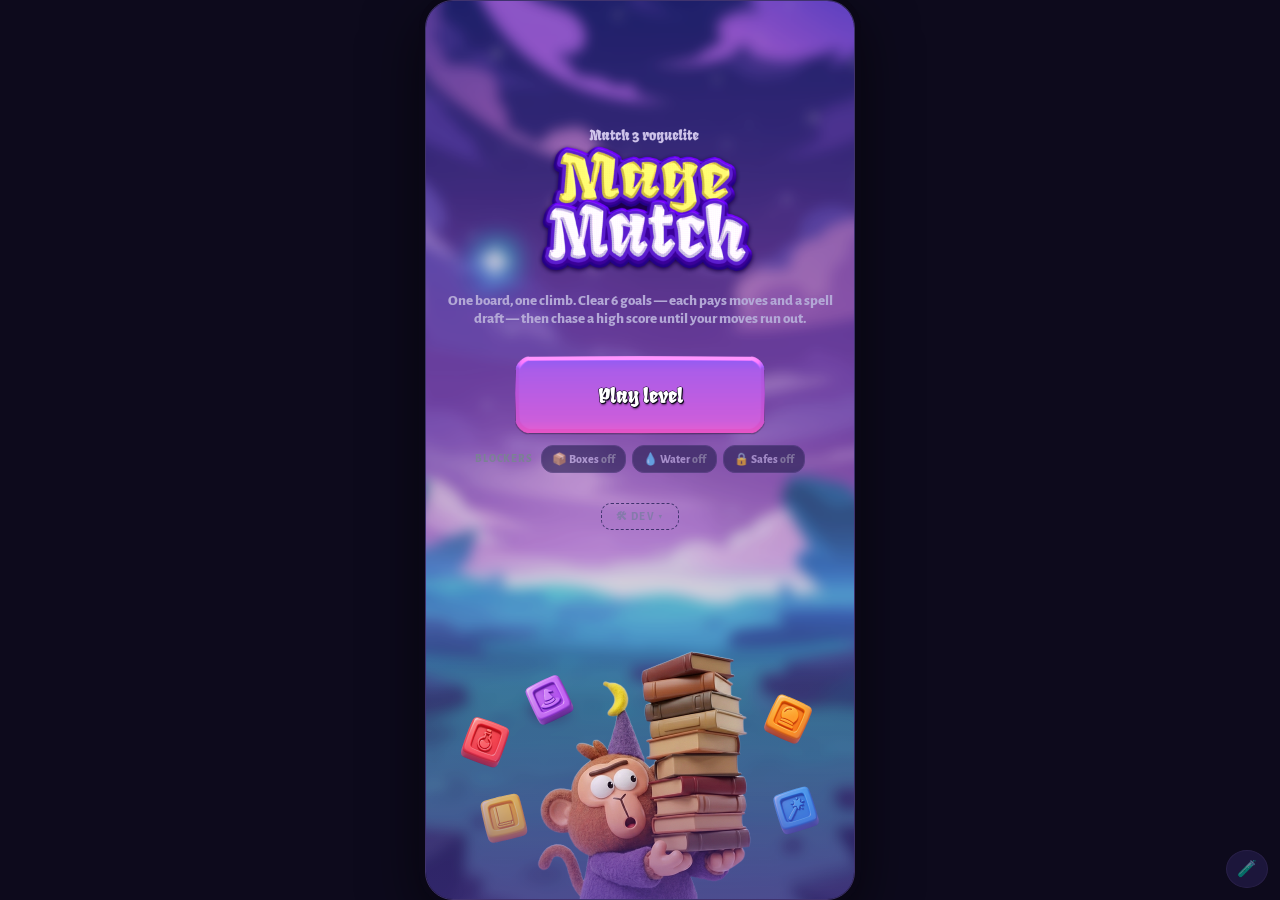
<file: src/index.html>
<!DOCTYPE html>
<html lang="en">
<head>
  <meta charset="utf-8">
  <meta name="viewport" content="width=device-width, initial-scale=1, maximum-scale=1, user-scalable=no">
  <title>Match-3 Roguelite — Ascent (dev)</title>
  <link rel="stylesheet" href="styles.css">
</head>
<body>
  <div id="root"></div>
  <script src="skin.js"></script>
  <script src="vendor/react.min.js"></script>
  <script src="vendor/react-dom.min.js"></script>
  <script src="vendor/htm.min.js"></script>
  <script src="shared/engine.js"></script>
  <script src="shared/powerups.js"></script>
  <script src="app.js"></script>
</body>
</html>
</file>
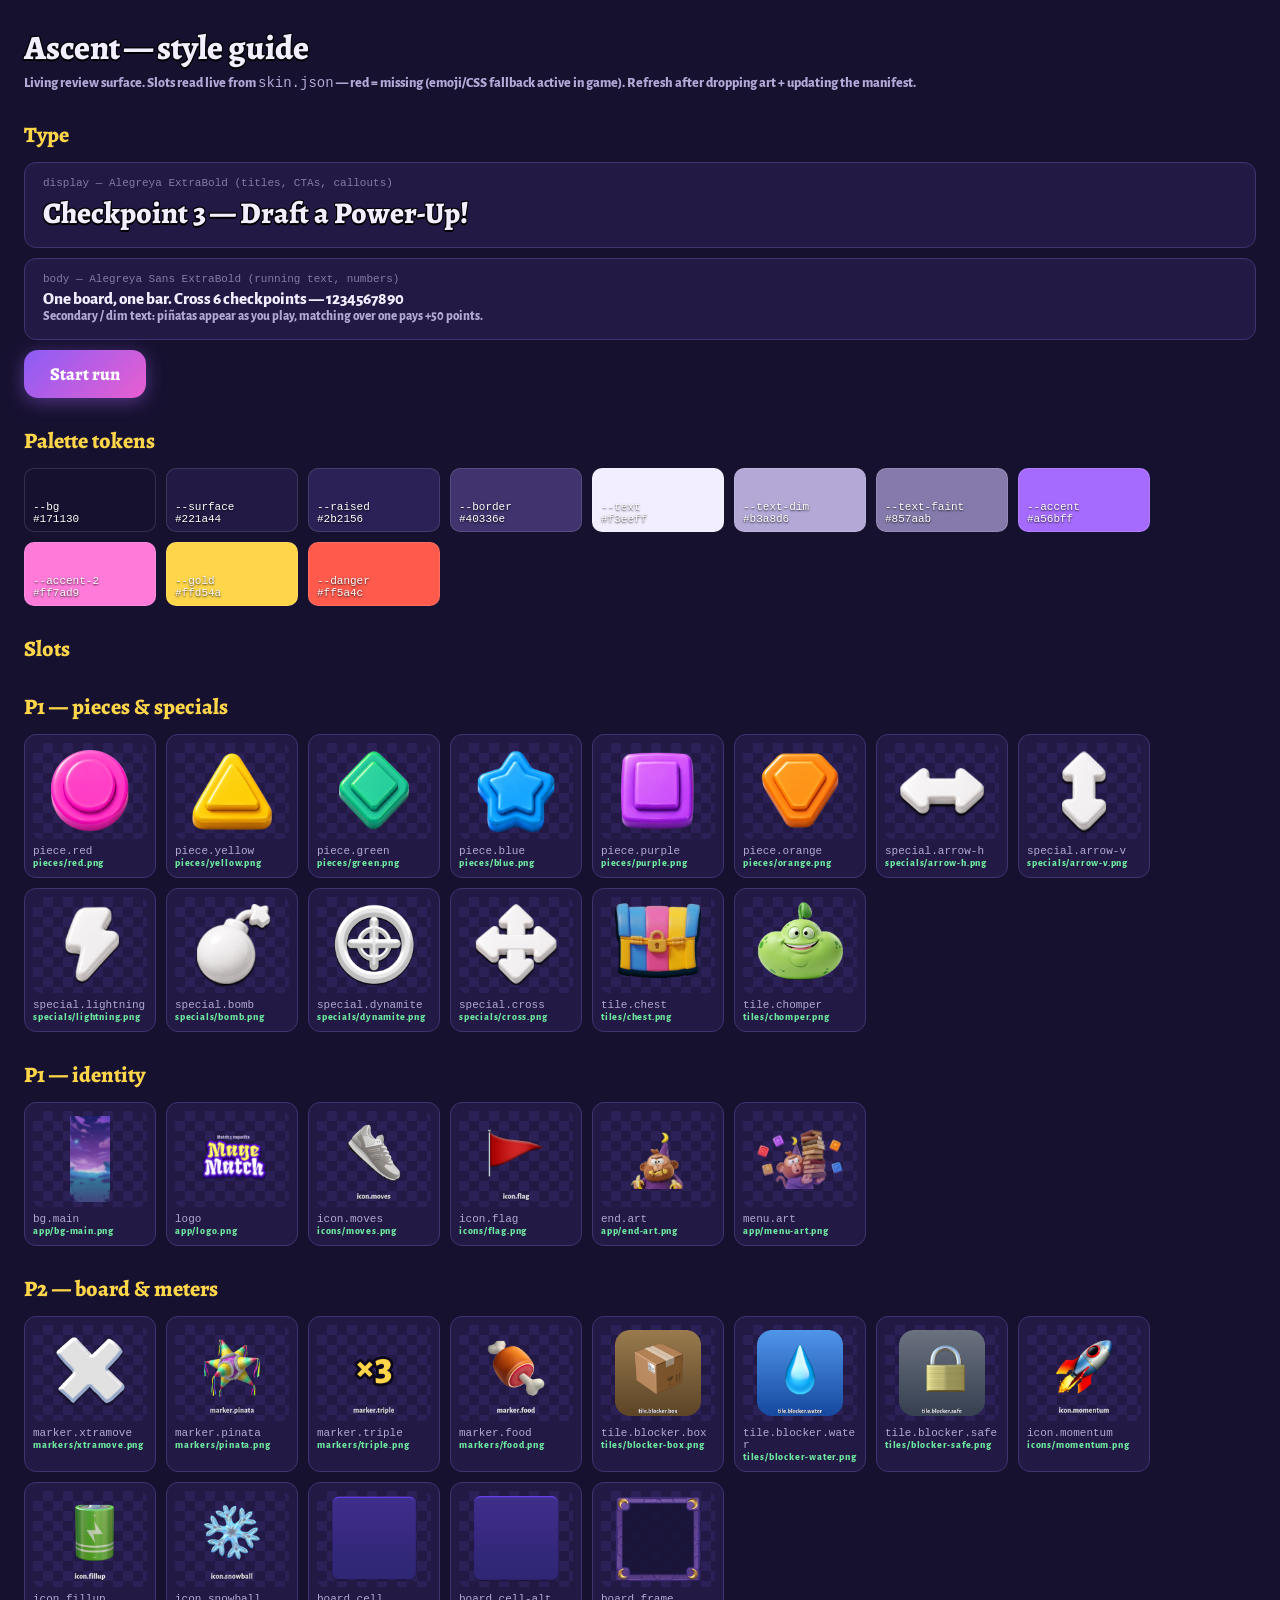
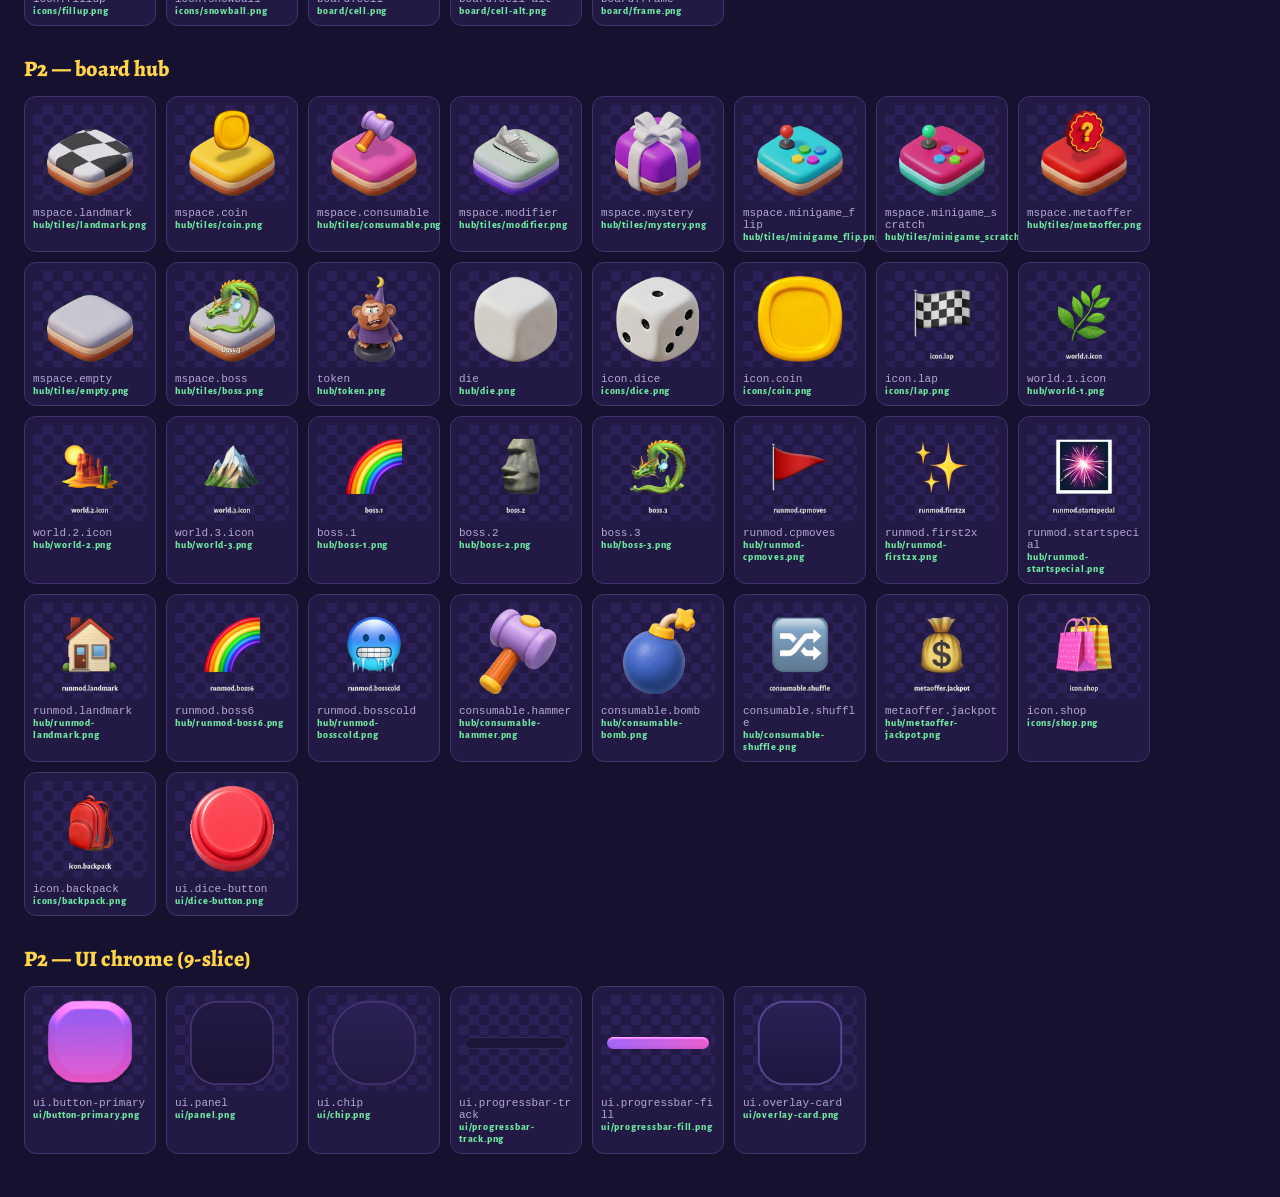
<file: src/assets/styleguide.html>
<!DOCTYPE html>
<html lang="en">
<head>
<meta charset="utf-8">
<meta name="viewport" content="width=device-width, initial-scale=1">
<title>Ascent — living style guide</title>
<style>
  @font-face { font-family: 'Alegreya'; src: url(../fonts/Alegreya-ExtraBold.ttf) format('truetype'); font-weight: 100 900; }
  @font-face { font-family: 'Alegreya Sans'; src: url(../fonts/AlegreyaSans-ExtraBold.ttf) format('truetype'); font-weight: 100 900; }
  :root {
    --bg: #171130; --surface: #221a44; --raised: #2b2156; --border: #40336e;
    --text: #f3eeff; --text-dim: #b3a8d6; --text-faint: #857aab;
    --accent: #a56bff; --accent-2: #ff7ad9; --gold: #ffd54a; --danger: #ff5a4c;
    --cta: linear-gradient(135deg, #8b5cf6, #e95fd0);
  }
  * { box-sizing: border-box; margin: 0; padding: 0; }
  body { background: var(--bg); color: var(--text); font-family: 'Alegreya Sans', sans-serif; padding: 24px; }
  h1 { font-family: 'Alegreya', serif; font-size: 34px; margin-bottom: 4px;
       text-shadow: 0 2px 0 #000, -1px -1px 0 #000, 1px -1px 0 #000, -1px 1px 0 #000, 1px 1px 0 #000; }
  .note { color: var(--text-dim); font-size: 14px; margin-bottom: 24px; }
  h2 { font-family: 'Alegreya', serif; font-size: 22px; margin: 28px 0 12px; color: var(--gold); }
  .grid { display: flex; flex-wrap: wrap; gap: 10px; }
  .card { width: 132px; background: var(--surface); border: 1px solid var(--border); border-radius: 12px; padding: 8px; }
  .well { height: 96px; border-radius: 8px; display: flex; align-items: center; justify-content: center;
          background: repeating-conic-gradient(#2b2156 0 25%, #221a44 0 50%) 0 0 / 20px 20px; }
  .well img { max-width: 90%; max-height: 90%; }
  .slot { font-size: 11px; color: var(--text-dim); margin-top: 6px; word-break: break-all; font-family: monospace; }
  .miss { color: var(--danger); font-weight: 800; font-size: 10px; letter-spacing: .08em; }
  .ok { color: #6ee7a0; font-weight: 800; font-size: 10px; letter-spacing: .08em; }
  .fall { font-size: 34px; opacity: .45; }
  .sw { display: flex; flex-wrap: wrap; gap: 10px; }
  .sw div { width: 132px; height: 64px; border-radius: 10px; display: flex; align-items: flex-end;
            padding: 6px 8px; font-size: 11px; font-family: monospace; color: #fff;
            text-shadow: 0 1px 2px rgba(0,0,0,.8); border: 1px solid rgba(255,255,255,.12); }
  .type-card { background: var(--surface); border: 1px solid var(--border); border-radius: 12px; padding: 14px 18px; margin-bottom: 10px; }
  .type-card .label { font-size: 11px; color: var(--text-faint); font-family: monospace; margin-bottom: 4px; }
  .disp { font-family: 'Alegreya', serif; font-size: 30px;
          text-shadow: 0 2px 0 #000, -1px -1px 0 #000, 1px -1px 0 #000, -1px 1px 0 #000, 1px 1px 0 #000; }
  .body-lg { font-size: 17px; } .body-sm { font-size: 13px; color: var(--text-dim); }
  button.cta { font-family: 'Alegreya', serif; font-size: 18px; color: #fff; border: none; border-radius: 14px;
               padding: 12px 26px; background: var(--cta); box-shadow: 0 4px 18px rgba(165, 107, 255, .4); cursor: pointer; }
</style>
</head>
<body>
<h1>Ascent — style guide</h1>
<p class="note">Living review surface. Slots read live from <code>skin.json</code> — red = missing (emoji/CSS fallback active in game). Refresh after dropping art + updating the manifest.</p>

<h2>Type</h2>
<div class="type-card"><div class="label">display — Alegreya ExtraBold (titles, CTAs, callouts)</div>
  <div class="disp">Checkpoint 3 — Draft a Power-Up!</div></div>
<div class="type-card"><div class="label">body — Alegreya Sans ExtraBold (running text, numbers)</div>
  <div class="body-lg">One board, one bar. Cross 6 checkpoints — 1234567890</div>
  <div class="body-sm">Secondary / dim text: piñatas appear as you play, matching over one pays +50 points.</div></div>
<button class="cta">Start run</button>

<h2>Palette tokens</h2>
<div class="sw" id="sw"></div>

<h2 id="slots-h">Slots</h2>
<div id="slots"></div>

<script>
const TAXONOMY = {
  'P1 — pieces & specials': [
    ['piece.red','🟥'],['piece.yellow','🟨'],['piece.green','🟩'],['piece.blue','🟦'],['piece.purple','🟪'],['piece.orange','🟧'],
    ['special.arrow-h','↔️'],['special.arrow-v','↕️'],['special.lightning','⚡'],['special.bomb','💣'],['special.dynamite','🧨'],['special.cross','✚'],
    ['tile.chest','🎁'],['tile.chomper','😬'],
  ],
  'P1 — identity': [ ['bg.main','🌌'],['logo','🏔️'],['icon.moves','👟'],['icon.flag','🚩'],['end.art','🖼️'],['menu.art','🖼️'] ],
  'P2 — board & meters': [
    ['marker.xtramove','🔄'],['marker.pinata','🪅'],['marker.triple','✖️'],['marker.food','🍖'],
    ['tile.blocker.box','📦'],['tile.blocker.water','💧'],['tile.blocker.safe','🔒'],
    ['icon.momentum','🚀'],['icon.fillup','🔋'],['icon.snowball','❄️'],
    ['board.cell','▫️'],['board.cell-alt','◽'],['board.frame','🖼️'],
  ],
  'P2 — board hub': [
    ['mspace.landmark','🏠'],['mspace.coin','🪙'],['mspace.consumable','🧰'],['mspace.modifier','🔮'],['mspace.mystery','❔'],
    ['mspace.minigame_flip','🎰'],['mspace.minigame_scratch','🎫'],['mspace.metaoffer','💼'],['mspace.empty','🌿'],['mspace.boss','👹'],
    ['token','🧗'],['die','⬜'],['icon.dice','🎲'],['icon.coin','🪙'],['icon.lap','🏁'],
    ['world.1.icon','🌿'],['world.2.icon','🏜️'],['world.3.icon','🏔️'],['boss.1','🌈'],['boss.2','🗿'],['boss.3','🐉'],
    ['runmod.cpmoves','🚩'],['runmod.first2x','✨'],['runmod.startspecial','🎆'],['runmod.landmark','🏠'],['runmod.boss6','🌈'],['runmod.bosscold','🥶'],
    ['consumable.hammer','🔨'],['consumable.bomb','🧨'],['consumable.shuffle','🔀'],['metaoffer.jackpot','💰'],['icon.shop','🛍️'],['icon.backpack','🎒'],['ui.dice-button','🔴'],
  ],
  'P2 — UI chrome (9-slice)': [
    ['ui.button-primary','🔲'],['ui.panel','🔲'],['ui.chip','🔲'],
    ['ui.progressbar-track','▭'],['ui.progressbar-fill','▬'],['ui.overlay-card','🔲'],
  ],
};
const TOKENS = ['--bg','--surface','--raised','--border','--text','--text-dim','--text-faint','--accent','--accent-2','--gold','--danger'];

let slots = {};
try {
  const x = new XMLHttpRequest(); x.open('GET','skin.json?cb='+Date.now(),false); x.send(null);
  if (x.status===200) slots = JSON.parse(x.responseText).slots || {};
} catch(e) {}

const cs = getComputedStyle(document.documentElement);
document.getElementById('sw').innerHTML = TOKENS.map(t =>
  `<div style="background:${cs.getPropertyValue(t)}">${t}<br>${cs.getPropertyValue(t).trim()}</div>`).join('');

document.getElementById('slots').innerHTML = Object.entries(TAXONOMY).map(([wave, list]) =>
  `<h2>${wave}</h2><div class="grid">` + list.map(([id, fall]) => {
    const f = slots[id];
    return `<div class="card"><div class="well">${f ? `<img src="${f}" alt="">` : `<span class="fall">${fall}</span>`}</div>
      <div class="slot">${id}</div><div class="${f?'ok':'miss'}">${f ? f : 'MISSING'}</div></div>`;
  }).join('') + '</div>').join('');
</script>
</body>
</html>
</file>
<file: src/styles.css>
/* ============================================================================
   Ascent — styles. Design tokens live in :root (see UXI_PLAN.md): mystical
   cute-magic palette (purple / gold / pink, white text, deep blues) and the
   two locked fonts — Fruktur for titles/CTAs, Alegreya Sans ExtraBold for
   everything else. Piece colours (.bg0–.bg5) are game-readability colours,
   NOT theme colours — they only change when CD piece art lands via skin slots.
   In the gated build, build.sh appends data-URI @font-face rules that
   override the dev-relative ones below.
   ========================================================================== */
@font-face {
  font-family: 'Fruktur';
  src: url(fonts/Fruktur-Regular.ttf) format('truetype');
  font-weight: 100 900; /* single cut serves every weight — no synthetic bold */
}
@font-face {
  font-family: 'Alegreya Sans';
  src: url(fonts/AlegreyaSans-ExtraBold.ttf) format('truetype');
  font-weight: 100 900; /* ExtraBold IS the body weight, everywhere */
}

:root {
  --font-display: 'Fruktur', 'Alegreya Sans', cursive;
  --font-body: 'Alegreya Sans', -apple-system, BlinkMacSystemFont, "Segoe UI", Roboto, sans-serif;

  --bg: #171130;            /* page ground — deep violet night */
  --surface: #221a44;       /* panels, HUD, meters */
  --raised: #2b2156;        /* cards, chips */
  --sunken: #1c1638;        /* bar tracks, inputs */
  --border: #40336e;
  --border-strong: #554490; /* card / panel edges */

  --text: #f3eeff;
  --text-mid: #cfc4ea;
  --text-dim: #b3a8d6;
  --text-faint: #857aab;
  --text-ghost: #5e5487;

  --accent: #a56bff;        /* interactive highlight (selection, active) */
  --accent-2: #ff7ad9;      /* pink partner */
  --gold: #ffd54a;          /* rewards, checkpoints, emphasis */
  --danger: #ff5a4c;

  --cta: linear-gradient(135deg, #8b5cf6, #e95fd0);
  --cta-shadow: 0 4px 16px rgba(165, 107, 255, .38);
  --bar-fill: linear-gradient(90deg, #8b5cf6, #ff7ad9);

  /* title treatment (CD, 2026-08-31): 1px black outline via text-stroke +
     drop shadow, 1px distance / 1px size — applied to every title-font text */
  --ink: #0c081a;
  --title-outline: 1px 1px 0 var(--ink), 1px 2px 2px rgba(0, 0, 0, .55);
}

/* every element set in the title font gets the outline + drop shadow */
h1, h2, button.primary, .callout, .draft-title, .card-name, .hmb-num, .fx.combo {
  -webkit-text-stroke: 1px var(--ink);
  paint-order: stroke fill;
  text-shadow: var(--title-outline);
}

* { box-sizing: border-box; margin: 0; padding: 0; }
html, body { height: 100%; }
body {
  background: #0d0a1c; /* dev backdrop behind the phone frame */
  color: var(--text);
  font-family: var(--font-body);
  -webkit-user-select: none; user-select: none;
  -webkit-tap-highlight-color: transparent;
  overscroll-behavior: none;
}
#root { height: 100%; display: flex; align-items: center; justify-content: center; }

/* skin-slot img hosts: constrain injected art to its box (match-quest .slot-ic fix) */
.slot-ic, .skin-img { width: 100%; height: 100%; object-fit: contain; display: block; }
/* icon art that flows like an emoji glyph (chips, cards, meters) */
.pu-img { width: 1.15em; height: 1.15em; object-fit: contain; display: inline-block; vertical-align: -0.2em; }

/* ------- mobile phone frame: the whole game lives inside it -------
   Overlays and callouts are position:absolute so they anchor to the frame,
   never the page (match-quest lesson: body-level fixed overlays were a bug). */
.phone {
  position: relative; width: 430px; height: min(932px, 100dvh);
  background: var(--bg); overflow: hidden;
  border-radius: 28px; border: 1px solid var(--border);
  box-shadow: 0 0 0 6px #0a0716, 0 18px 60px rgba(0, 0, 0, .65);
}
@media (max-width: 450px) {
  /* real device / phone-narrow window: the frame IS the viewport.
     (Width only — short-but-wide desktop windows keep the bezel and the
     frame just shrinks vertically via the height: min(...) above.) */
  .phone { width: 100vw; height: 100dvh; border-radius: 0; border: none; box-shadow: none; }
}

/* backdrop layer: CD art via the bg.main slot, CSS placeholder until then */
.bg-main {
  position: absolute; inset: 0; width: 100%; height: 100%;
  object-fit: cover; z-index: 0; pointer-events: none;
}
.bg-main-placeholder {
  background:
    radial-gradient(60% 42% at 50% 0%, rgba(139, 92, 246, .30), transparent 70%),
    radial-gradient(52% 36% at 88% 100%, rgba(255, 122, 217, .16), transparent 70%),
    radial-gradient(42% 30% at 8% 78%, rgba(88, 166, 255, .10), transparent 70%),
    linear-gradient(180deg, #1c1540, #171130 45%, #120d28);
}
.bg-main-placeholder::after { /* faint star field */
  content: ''; position: absolute; inset: 0; opacity: .5;
  background-image:
    radial-gradient(circle, rgba(255, 255, 255, .55) 1px, transparent 1.6px),
    radial-gradient(circle, rgba(255, 255, 255, .30) 1px, transparent 1.6px);
  background-size: 210px 180px, 120px 140px;
  background-position: 24px 42px, 70px 96px;
}

.screen {
  position: relative; z-index: 1; /* above the backdrop layer */
  height: 100%; overflow-y: auto; overflow-x: hidden;
  display: flex; flex-direction: column; align-items: center;
  padding: 16px 12px calc(16px + env(safe-area-inset-bottom));
}
h1 {
  font-family: var(--font-display); font-weight: 400;
  font-size: 34px; margin: 18px 0 6px; text-align: center;
}
h2 {
  font-family: var(--font-display); font-weight: 400; font-size: 24px;
}
.sub { color: var(--text-dim); font-size: 15px; margin-bottom: 14px; text-align: center; }
.hint { color: var(--text-faint); font-size: 13px; margin-top: 22px; text-align: center; line-height: 1.5; max-width: 360px; }

.stats { margin-top: 20px; display: flex; flex-direction: column; align-items: center; gap: 10px; }
.stats-body { background: var(--surface); border: 1px solid var(--border); border-radius: 12px; padding: 12px 14px; }
.stats table { border-collapse: collapse; font-size: 12px; }
.stats th, .stats td { padding: 4px 9px; text-align: right; }
.stats th { color: var(--text-faint); font-weight: 600; text-transform: uppercase; font-size: 10px; letter-spacing: .06em; }
.stats tr + tr td { border-top: 1px solid var(--sunken); }
.stats-buttons { display: flex; gap: 8px; justify-content: center; margin-top: 10px; }
.stats-buttons button { font-size: 12px; padding: 6px 12px; }
.rawdata {
  width: 100%; height: 90px; margin-top: 10px; font: 10px monospace;
  color: var(--text-mid); background: var(--sunken); border: 1px solid var(--border); border-radius: 8px; padding: 6px;
}
.seedline { color: var(--text-ghost); font-size: 11px; margin-top: 14px; }

button {
  font: inherit; color: inherit; border: 1px solid var(--border); border-radius: 12px;
  background: var(--raised); padding: 10px 16px; cursor: pointer;
}
button:active { transform: scale(0.97); }
button.primary {
  font-family: var(--font-display); font-weight: 400; font-size: 20px;
  background: var(--cta); border: none; color: #fff;
  padding: 13px 24px; box-shadow: var(--cta-shadow);
}
.toggle { font-size: 13px; color: var(--text-dim); }
.toggle b { color: var(--gold); }

/* ------- menu (player-facing: logo + CTA; dev controls in the drawer) ------- */
.menu { justify-content: center; padding-bottom: 264px; } /* centered above the bottom art panel */
.menu-logo { width: 84%; max-width: 360px; }
.menu-start { margin-top: 14px; min-width: 250px; font-size: 26px; padding: 16px 40px; }
.devtoggle {
  margin-top: 30px; font-size: 11px; font-weight: 800; letter-spacing: .1em;
  text-transform: uppercase; color: var(--text-faint);
  background: none; border: 1px dashed var(--border); border-radius: 10px; padding: 6px 14px;
}
.dev-drawer {
  margin-top: 12px; width: 300px; display: flex; flex-direction: column;
  gap: 10px; align-items: center;
  background: var(--surface); border: 1px solid var(--border); border-radius: 14px;
  padding: 14px 16px;
}
.dev-seed { display: flex; align-items: center; gap: 8px; width: 100%; font-size: 13px; color: var(--text-dim); }
.dev-seed input {
  flex: 1; font: inherit; color: var(--text); background: var(--sunken);
  border: 1px solid var(--border); border-radius: 8px; padding: 8px 10px; min-width: 0;
}

/* ------- draft ------- */
.cards { display: flex; flex-direction: column; gap: 12px; width: 100%; max-width: 380px; }
/* draft card (CD, 2026-08-31): big icon LEFT, name + desc right, ribbon tag */
.card {
  display: flex; flex-direction: row; align-items: center; gap: 12px;
  text-align: left; padding: 13px 14px; position: relative;
  background: linear-gradient(160deg, var(--raised), #1d1740);
  border: 1px solid var(--border-strong); border-radius: 16px;
  transition: border-color .15s;
}
.card:active { border-color: var(--accent); }
.card-icon { font-size: 40px; flex: none; min-width: 54px; display: flex; align-items: center; justify-content: center; gap: 5px; }
.card-main { flex: 1; min-width: 0; display: flex; flex-direction: column; gap: 3px; padding-right: 52px; }
.card-name { font-family: var(--font-display); font-weight: 400; font-size: 19px; color: #fff; }
.card-desc { color: var(--text-dim); font-size: 13px; line-height: 1.4; }
/* cluster tag as a ribbon off the card's right edge */
.card-tag {
  position: absolute; right: -5px; top: 12px; font-size: 10px; font-weight: 800;
  text-transform: uppercase; letter-spacing: .08em; padding: 4px 9px;
  border-radius: 6px 3px 3px 6px; box-shadow: 0 2px 5px rgba(0, 0, 0, .4);
}
.card-tag::after { /* folded corner under the ribbon's overhang */
  content: ''; position: absolute; top: 100%; right: 1px;
  border: 3px solid transparent;
  border-top-color: rgba(0, 0, 0, .5); border-left-color: rgba(0, 0, 0, .5);
}
.card-tag.colour { background: #2c3d2a; color: #a4d47a; }
.card-tag.legendary { right: -5px; top: 44px; background: #3d3218; color: var(--gold); box-shadow: 0 0 8px rgba(255,213,74,.3); }
.card-tag.chaos { background: #3d2438; color: #ff9ac8; }
.card-tag.utility { background: #263050; color: #8ec2ff; }

.build { margin-top: 20px; text-align: center; }
.build-title { font-size: 11px; text-transform: uppercase; letter-spacing: .1em; color: var(--text-faint); margin-bottom: 8px; }

/* ------- chips ------- */
.chip-row { display: flex; flex-wrap: wrap; gap: 6px; justify-content: center; }
.chip {
  display: inline-flex; align-items: center; gap: 4px;
  background: var(--raised); border: 1px solid var(--border); border-radius: 99px;
  padding: 5px 10px; font-size: 16px; line-height: 1;
}
.chip b { font-size: 11px; color: var(--gold); }
.chip.used { opacity: .35; filter: grayscale(1); }
.chip.active { border-color: var(--accent); }
.chip-info {
  font-size: 12px; color: var(--text-mid); background: var(--surface); border: 1px solid var(--border);
  border-radius: 10px; padding: 6px 12px; margin-bottom: 8px; text-align: center;
}
.dot { width: 11px; height: 11px; border-radius: 50%; display: inline-block; border: 1px solid rgba(255,255,255,.5); }

/* ------- level ------- */
/* board group centered in the frame; power chips pin to the frame bottom */
.level-screen { justify-content: center; }
.board-stack { display: flex; flex-direction: column; gap: 8px; }
.hud {
  width: 100%; display: flex; align-items: stretch; gap: 10px;
  background: var(--surface); border: 1px solid var(--border); border-radius: 14px; padding: 10px 12px;
}
.bar { height: 8px; background: var(--sunken); border-radius: 99px; overflow: hidden; }
.fill { height: 100%; background: var(--bar-fill); border-radius: 99px; transition: width .3s; }
.mult { color: var(--gold); font-weight: 800; }
.fastbadge { padding: 4px 8px; font-size: 14px; border-color: var(--gold); border-radius: 8px; align-self: center; }

/* moves: its own container on the LEFT of the HUD (CD, 2026-08-31) */
.hud-moves-box {
  display: flex; flex-direction: column; align-items: center; justify-content: center;
  background: var(--sunken); border: 1px solid var(--border); border-radius: 12px;
  padding: 5px 16px; line-height: 1.05; min-width: 96px; gap: 1px;
}
.hmb-label { font-size: 11px; font-weight: 800; text-transform: uppercase; letter-spacing: .07em; color: var(--text-dim); }
.hmb-num { font-family: var(--font-display); font-weight: 400; font-size: 36px; color: #fff; }
.hud-moves-box .movecap { font-size: 10px; font-weight: 800; letter-spacing: .05em; color: var(--text-faint); }
.hud-moves-box.low {
  color: #fff; background: #8e2a24; border-color: rgba(255, 90, 76, .6);
  animation: lowBreathe 2.4s ease-in-out infinite; /* steady badge, soft breathe — no flash */
}
@keyframes lowBreathe { 50% { opacity: .82; } }
.hud-moves-box.low .hmb-label, .hud-moves-box.low .movecap { color: #ffd9d5; }
@keyframes pulse { 50% { opacity: .5; } }

/* goals: one icon per goal above a per-goal progress bar (CD, 2026-08-31) */
.hud-goal { flex: 1; min-width: 0; display: flex; flex-direction: column; justify-content: center; gap: 7px; }
.goal-row { display: flex; gap: 6px; }
.goal-ic {
  width: 22px; height: 22px; border-radius: 50%; flex: none;
  display: flex; align-items: center; justify-content: center;
  font-size: 12px; font-weight: 800; line-height: 1;
  background: var(--sunken); color: var(--text-faint); border: 1px solid var(--border);
}
.goal-ic.done {
  background: var(--gold); color: #3a2b00; border-color: var(--gold);
  animation: goalDone .6s cubic-bezier(.2, 1.6, .4, 1); /* pops when it flips to ✓ */
}
@keyframes goalDone {
  0% { transform: scale(.3); }
  55% { transform: scale(1.45); box-shadow: 0 0 16px rgba(255, 213, 74, .9); }
  100% { transform: scale(1); }
}
.goal-ic.cur {
  background: var(--cta); color: #fff; border: none;
  box-shadow: 0 0 8px rgba(233, 95, 208, .65);
  animation: goalGlow 1.6s ease-in-out infinite;
}
@keyframes goalGlow { 50% { box-shadow: 0 0 3px rgba(233, 95, 208, .35); } }
/* the score rides ON the bar — thicker track, label overlaid (CD, 2026-08-31) */
.bar.goalbar { position: relative; height: 26px; border: 1px solid var(--border); border-radius: 99px; }
.goalbar .fill { position: relative; overflow: hidden; }
.goalbar .fill::after { /* slow magical shine sweeping the fill */
  content: ''; position: absolute; inset: 0;
  background: linear-gradient(105deg, transparent 32%, rgba(255, 255, 255, .34) 50%, transparent 68%);
  background-size: 240% 100%;
  animation: barShine 2.8s linear infinite;
}
@keyframes barShine { from { background-position: 190% 0; } to { background-position: -90% 0; } }
.bar-label {
  position: absolute; inset: 0; display: flex; align-items: center; justify-content: center; gap: 6px;
  font-size: 16px; font-weight: 800; font-variant-numeric: tabular-nums;
  color: #fff; text-shadow: 0 1px 2px rgba(0, 0, 0, .85);
}

/* power-up meters: compact cluster attached below the board — side by side
   when more than one is active, wrapping to a second row past two */
.meters { display: flex; flex-wrap: wrap; gap: 6px; width: 100%; }
.fillmeter {
  flex: 1 1 45%; min-width: 45%; display: flex; align-items: center; gap: 7px;
  background: var(--surface); border: 1px solid var(--border); border-radius: 10px; padding: 5px 10px;
}
.fill-icon { font-size: 14px; }
.fill-bar { flex: 1; height: 7px; background: var(--sunken); border-radius: 99px; overflow: hidden; }
.fill-fill { height: 100%; background: linear-gradient(90deg, #46c261, #9be15d); border-radius: 99px; transition: width .3s; }
.fill-fill.mfill { background: linear-gradient(90deg, #ff9d4d, #ffd54a); }
.fill-nums { font-size: 11px; font-weight: 800; color: var(--text-dim); font-variant-numeric: tabular-nums; }
.fill-mult { font-size: 13px; font-weight: 800; color: var(--gold); }

/* external board frame (CD, 2026-08-31) */
.board-wrap {
  position: relative;
  background: linear-gradient(170deg, var(--raised), #1a1438);
  border: 2px solid var(--border-strong); border-radius: 16px; padding: 8px;
  box-shadow: 0 6px 24px rgba(0, 0, 0, .35), inset 0 1px 0 rgba(255, 255, 255, .06);
}
/* low-moves danger vignette: pulses faster as moves run out */
/* mellowed 2026-09-01 (tester: too intense) — soft ember instead of alarm:
   ~60% lower alphas, smaller spread, slower breathing, gentler ramp */
.board-wrap.danger::after {
  content: ''; position: absolute; inset: -6px; border-radius: 16px;
  pointer-events: none; z-index: 15;
  box-shadow: inset 0 0 14px rgba(255, 90, 70, .2), 0 0 10px rgba(255, 90, 70, .12);
  animation: dangerPulse 2.6s ease-in-out infinite;
}
.board-wrap.d2::after { animation-duration: 2s; box-shadow: inset 0 0 16px rgba(255, 90, 70, .26), 0 0 12px rgba(255, 90, 70, .16); }
.board-wrap.d1::after { animation-duration: 1.4s; box-shadow: inset 0 0 20px rgba(255, 80, 60, .34), 0 0 14px rgba(255, 80, 60, .2); }
@keyframes dangerPulse { 50% { opacity: .45; } }
.board { position: relative; touch-action: none; border-radius: 12px; overflow: visible; }
/* amplitude comes from --shake-amp (px), set inline by the engine */
.board.shake { animation: shake .3s; }
@keyframes shake {
  15% { transform: translate(calc(var(--shake-amp) * -1), calc(var(--shake-amp) * .5)); }
  35% { transform: translate(var(--shake-amp), calc(var(--shake-amp) * -.7)); }
  55% { transform: translate(calc(var(--shake-amp) * -.7), calc(var(--shake-amp) * -.5)); }
  75% { transform: translate(calc(var(--shake-amp) * .5), calc(var(--shake-amp) * .4)); }
  90% { transform: translate(calc(var(--shake-amp) * -.2), 0); }
}
/* each cell framed, forming a visible grid (CD, 2026-08-31) */
.bgcell {
  position: absolute; border-radius: 7px; background: rgba(255,255,255,.03);
  box-shadow: inset 0 0 0 1px rgba(190, 166, 255, .12);
  display: flex; align-items: center; justify-content: center; font-size: 13px;
}
.bgcell.alt { background: rgba(255,255,255,.06); }
/* cell art from board.cell / board.cell-alt: the image carries its own frame */
.bgcell.img { box-shadow: none; background-color: transparent; }
.bgcell.mark { box-shadow: inset 0 0 0 2px var(--gold); background: rgba(255,213,74,.12); }
.bgcell.pin { box-shadow: inset 0 0 0 2px #ff7ac8; background: rgba(255,122,200,.14); }
.bgcell.tri { box-shadow: inset 0 0 0 2px #58e0d0; background: rgba(88,224,208,.14); }
.cellmark {
  position: absolute; z-index: 12; pointer-events: none; /* above stacked tiles (z ≤ 10) */
  display: inline-flex; align-items: center; gap: 3px;
  font-size: 14px; font-weight: 800; line-height: 1;
  background: rgba(18, 12, 38, .92); border-radius: 10px; padding: 3px 7px;
  transform: translate(-4px,-4px);
  box-shadow: 0 2px 5px rgba(0, 0, 0, .45);
}
.cellmark.pinata { border: 1px solid #ff7ac8; color: #ffb3de; }
.cellmark.triple { border: 1px solid #58e0d0; color: #8df0e4; }
.cellmark.xmark { border: 1px solid var(--gold); color: var(--gold); }
.cellmark .mark-img { width: 22px; height: 22px; }

.tile { position: absolute; padding: 0; transition: transform .22s cubic-bezier(.3,.7,.35,1.1); will-change: transform; }
/* stacked-volume piece art (CD, 2026-08-31): the square asset carries a top
   face + bottom lip, so it renders ~17% taller than its cell — the lip
   overhangs into the row below, and per-row z-order (set inline) lets upper
   tiles rest on the ones beneath. */
.piece-img {
  position: absolute; left: -3%; top: 0; width: 106%; height: 117%;
  object-fit: fill; pointer-events: none;
}
/* special glyphs paint OVER the coloured base tile, centered on its face */
.sp-img {
  position: absolute; left: 19%; top: 12%; width: 62%; height: 62%;
  object-fit: contain; pointer-events: none; z-index: 1;
  filter: drop-shadow(0 2px 3px rgba(0, 0, 0, .35));
}
.tin.skinned { background: none; box-shadow: none; }
.tin.sp.skinned { box-shadow: none; }
.bgcell .skin-img { width: 68%; height: 68%; }
.tin {
  width: 100%; height: 100%; border-radius: 9px; position: relative;
  display: flex; align-items: center; justify-content: center;
  box-shadow: inset 0 -3px 0 rgba(0,0,0,.25), inset 0 2px 0 rgba(255,255,255,.18);
}
/* piece colours: readability colours, replaced by CD art via skin slots — not themed */
.bg0 { background: linear-gradient(160deg, #ff5b4d, #de1a0a); --glow: #ff4b3a; }
.bg1 { background: linear-gradient(160deg, #ffdf3d, #f5a000); --glow: #ffcf24; }
.bg2 { background: linear-gradient(160deg, #3fe36c, #0aa73e); --glow: #2edd5c; }
.bg3 { background: linear-gradient(160deg, #4aa4ff, #0f5be3); --glow: #3d97ff; }
.bg4 { background: linear-gradient(160deg, #c257ff, #7c14ea); --glow: #b544ff; }
.bg5 { background: linear-gradient(160deg, #ffa02e, #e85c02); --glow: #ff9421; }
.tin.sel { outline: 3px solid #fff; outline-offset: -1px; }
.tin.sp { box-shadow: inset 0 -3px 0 rgba(0,0,0,.25), inset 0 2px 0 rgba(255,255,255,.18), 0 0 10px rgba(255,255,255,.55); }
.tin.pop { animation: pop .15s forwards; }
@keyframes pop {
  40% { transform: scale(1.2); }
  100% { transform: scale(0); opacity: 0; }
}
/* clear-cause variants: same duration family, distinct silhouettes */
.tin.pop.boom { animation: popBoom .28s forwards; }
@keyframes popBoom {
  25% { transform: scale(1.25); filter: brightness(2) saturate(1.4); box-shadow: 0 0 18px rgba(255,150,60,.95); }
  100% { transform: scale(1.6); opacity: 0; filter: brightness(2.4); }
}
.tin.pop.zap { animation: popZap .3s forwards; }
@keyframes popZap {
  20% { filter: brightness(3) hue-rotate(180deg); transform: scale(1.1); box-shadow: 0 0 16px rgba(140,200,255,1); }
  45% { filter: brightness(1.2); transform: scale(1.05); }
  70% { filter: brightness(3); transform: scale(1.15); }
  100% { transform: scale(.4); opacity: 0; filter: brightness(3); }
}
.tin.pop.line { animation: popLine .22s forwards; }
@keyframes popLine {
  40% { transform: scaleY(1.25) scaleX(.85); filter: brightness(1.8); }
  100% { transform: scale(1.3, .1); opacity: 0; }
}
.tin.pop.sweep { animation: popSweep .26s forwards; }
@keyframes popSweep {
  35% { transform: scale(1.2) rotate(8deg); filter: brightness(1.7); }
  100% { transform: scale(.2) rotate(-25deg) translateY(-14px); opacity: 0; }
}
/* clearing SPECIALS: bigger pop with a flash of the piece's own colour
   (declared after the kind variants so it wins the cascade for .sp tiles) */
.tin.sp.pop { animation: popSpecial .25s forwards; }
@keyframes popSpecial {
  30% { transform: scale(1.35); filter: brightness(2.2); box-shadow: 0 0 24px var(--glow), 0 0 44px var(--glow); }
  100% { transform: scale(0); opacity: 0; filter: brightness(2.5); }
}
.particle {
  position: absolute; z-index: 13; pointer-events: none;
  width: 8px; height: 8px; margin: -4px 0 0 -4px; border-radius: 50%;
  box-shadow: 0 0 6px var(--glow);
  animation: partFly .5s ease-out forwards;
}
@keyframes partFly {
  to { transform: translate(var(--dx), var(--dy)) scale(.25); opacity: 0; }
}
.tin.pop.lava { animation: popLava .3s forwards; }
@keyframes popLava {
  30% { filter: brightness(1.7) saturate(2) sepia(.4) hue-rotate(-30deg); }
  100% { transform: translateY(12px) scale(.25); opacity: 0; filter: brightness(2.2) hue-rotate(-40deg); }
}
.tin.wiggle { animation: wiggle .35s; }
@keyframes wiggle {
  20% { transform: translateX(-4px); } 40% { transform: translateX(4px); }
  60% { transform: translateX(-3px); } 80% { transform: translateX(2px); }
}
.tin.cflash { animation: cflash .6s; }
@keyframes cflash {
  0% { filter: brightness(3); transform: scale(1.15); }
  100% { filter: brightness(1); transform: scale(1); }
}
.wavefx {
  position: absolute; z-index: 14; pointer-events: none;
  border: 3px solid rgba(255,210,120,.9); border-radius: 50%;
  box-shadow: 0 0 12px rgba(255,180,80,.6), inset 0 0 12px rgba(255,180,80,.4);
  transform: scale(.12); opacity: 0;
  animation: waveExpand .55s ease-out forwards;
}
@keyframes waveExpand {
  10% { opacity: 1; }
  100% { transform: scale(1); opacity: 0; }
}
.tin.fresh { animation: spawn .35s cubic-bezier(.2,1.6,.4,1); }
@keyframes spawn { from { transform: scale(.2); } to { transform: scale(1); } }
.tin.chest { background: linear-gradient(160deg, #d9a556, #8a5a1d); }
.tin.chomper {
  background: radial-gradient(circle at 35% 30%, #6ee7de, #0f766e 75%);
  border-radius: 50%;
  box-shadow: inset 0 -3px 0 rgba(0,0,0,.3), inset 0 2px 0 rgba(255,255,255,.25), 0 0 10px rgba(45,212,191,.45);
}
.tin.chomper .spe { font-size: 1.25em; }
/* skinned chest/chomper: the sprite IS the tile — no CSS plate behind it
   (these rules must follow .tin.chest/.tin.chomper to win the cascade) */
.tin.chest.skinned, .tin.chomper.skinned { background: none; box-shadow: none; border-radius: 9px; }
.tin.chomping { animation: chompBite .5s; }
@keyframes chompBite {
  20% { transform: scale(1.3) rotate(-14deg); }
  45% { transform: scale(.85) rotate(12deg); }
  70% { transform: scale(1.18) rotate(-7deg); }
  100% { transform: scale(1) rotate(0); }
}
/* scorched (volatile) tiles — v26 readability pass (Omri: 'very hard to
   notice'). Three cues that survive the piece art: an ember wash over the
   face, a flicking flame badge, and a hot pulsing rim. */
.tin.vol { animation: volPulse .9s infinite; }
@keyframes volPulse {
  0%, 100% { box-shadow: 0 0 6px rgba(255, 100, 40, .55); }
  50% { box-shadow: 0 0 16px rgba(255, 120, 40, .95), 0 0 4px rgba(255, 200, 90, .8); }
}
.tin.vol::before {
  content: ''; position: absolute; inset: 0; border-radius: 9px; z-index: 2; pointer-events: none;
  background: radial-gradient(ellipse at 50% 85%, rgba(255, 130, 40, .55), rgba(255, 70, 20, .18) 55%, transparent 75%);
  animation: volEmber .9s ease-in-out infinite alternate;
}
@keyframes volEmber { from { opacity: .55; } to { opacity: 1; } }
.tin.vol::after {
  content: '🔥'; position: absolute; top: -7px; left: -5px; font-size: 15px; z-index: 3;
  filter: drop-shadow(0 1px 2px rgba(0, 0, 0, .75));
  animation: volFlame .7s ease-in-out infinite;
}
@keyframes volFlame {
  0%, 100% { transform: scale(1) rotate(-6deg); }
  50% { transform: scale(1.25) rotate(6deg); }
}
.spe { font-size: 60%; }
/* fallback glyphs must paint ABOVE the absolutely-positioned piece art —
   without this, missing-slot specials (e.g. dynamite, no asset yet) render
   an emoji that hides behind the sprite (v26 placeholder fix) */
.tin .spe { font-size: 1.15em; text-shadow: 0 1px 3px rgba(0,0,0,.6); position: relative; z-index: 2; }
.cd {
  position: absolute; top: -4px; right: -4px; background: var(--bg); color: var(--gold);
  border: 1.5px solid var(--gold); border-radius: 50%; width: 22px; height: 22px;
  font-size: 13px; font-weight: 800; display: flex; align-items: center; justify-content: center;
  z-index: 2;
}
.boostbadge {
  position: absolute; bottom: 5px; left: 6px;
  font-size: 15px; font-weight: 800; line-height: 1;
  color: #fff; text-shadow: 0 1px 2px rgba(0,0,0,.9), 0 0 5px rgba(0,0,0,.6);
  pointer-events: none; z-index: 2;
}
.boostbadge.gold { color: var(--gold); }

.fx {
  position: absolute; transform: translate(-50%, -50%); pointer-events: none;
  font-weight: 800; font-size: 17px; color: #fff; text-shadow: 0 2px 6px rgba(0,0,0,.8);
  animation: floatUp .8s ease-out forwards; z-index: 13;
}
.fx.gold { color: var(--gold); text-shadow: 0 2px 6px rgba(0,0,0,.8), 0 0 12px rgba(255,213,74,.45); }
.fx.big { font-size: 24px; }
.fx.emoji { font-size: 20px; }
.fx.combo {
  font-family: var(--font-display); font-weight: 400;
  font-size: 22px; color: #ff9d4d; letter-spacing: .02em;
  text-shadow: 0 2px 8px rgba(0,0,0,.9), 0 0 14px rgba(255,140,50,.5);
  animation: comboPop 1s ease-out forwards;
}
@keyframes comboPop {
  0% { opacity: 0; transform: translate(-50%, -50%) scale(.5); }
  18% { opacity: 1; transform: translate(-50%, -50%) scale(1.25); }
  30% { transform: translate(-50%, -50%) scale(1); }
  75% { opacity: 1; }
  100% { opacity: 0; transform: translate(-50%, -140%); }
}
@keyframes floatUp { from { opacity: 1; } to { opacity: 0; transform: translate(-50%, -220%); } }

.callouts {
  position: absolute; top: 34%; left: 0; right: 0; display: flex;
  flex-direction: column; align-items: center; gap: 6px; pointer-events: none; z-index: 24;
}
.callout {
  font-family: var(--font-display); font-weight: 400;
  background: rgba(24, 16, 48, .94); border: 1px solid var(--border-strong); border-radius: 12px;
  padding: 10px 18px; font-size: 18px;
  text-shadow: var(--title-outline);
  animation: calloutIn 1.5s ease-out forwards;
}
.callout.danger {
  background: rgba(120, 20, 14, .95); border-color: var(--danger); color: #fff;
  font-size: 21px; box-shadow: 0 0 24px rgba(255, 70, 60, .5);
}
@keyframes calloutIn {
  0% { opacity: 0; transform: scale(.7); } 12% { opacity: 1; transform: scale(1.05); }
  20% { transform: scale(1); } 80% { opacity: 1; } 100% { opacity: 0; transform: translateY(-14px); }
}

/* power-up chips: big, pinned to the bottom of the phone frame; the pressed
   chip's explanation floats above as a tooltip instead of pushing layout */
.powerbar {
  position: absolute; left: 12px; right: 12px;
  bottom: calc(10px + env(safe-area-inset-bottom));
  display: flex; flex-direction: column; align-items: center; z-index: 15;
}
.powerbar .chip { font-size: 30px; padding: 10px 14px; border-radius: 16px; }
.powerbar .chip b { font-size: 13px; }
.powerbar .chip .dot { width: 14px; height: 14px; }
.powerbar .chip-row { gap: 8px; }
.powerbar .chip-info {
  position: absolute; bottom: calc(100% + 10px); left: 0; right: 0;
  margin: 0; z-index: 25; font-size: 13px;
  box-shadow: 0 6px 20px rgba(0, 0, 0, .5);
}

/* ------- overlays / end ------- */
/* absolute, not fixed: the phone frame is the containing block */
.overlay {
  position: absolute; inset: 0; background: rgba(10, 6, 24, .75); z-index: 30;
  display: flex; align-items: center; justify-content: center; padding: 20px;
}
.panel {
  background: var(--surface); border: 1px solid var(--border-strong); border-radius: 18px;
  padding: 26px 28px; text-align: center; display: flex; flex-direction: column; gap: 12px;
  animation: panelIn .25s cubic-bezier(.2,1.4,.4,1);
}
@keyframes panelIn { from { transform: scale(.8); opacity: 0; } }
.panel p { color: var(--text-dim); font-size: 14px; }
/* goal-cleared celebration panel: gold-edged, glowing */
.panel.goal-panel {
  border-color: var(--gold);
  box-shadow: 0 0 34px rgba(255, 213, 74, .28), 0 6px 24px rgba(0, 0, 0, .4);
}

.end { justify-content: flex-start; padding-top: 56px; }
.end-sub {
  font-size: 13px; font-weight: 800; color: var(--text-dim);
  text-transform: uppercase; letter-spacing: .1em; margin-bottom: 2px;
}
.end-stats { display: flex; flex-direction: column; gap: 6px; align-items: center; margin: 10px 0 6px; font-size: 15px; color: var(--text-mid); }
.end-stats b { color: #fff; font-size: 21px; }
.end-buttons { display: flex; flex-direction: column; align-items: center; gap: 10px; margin-top: 20px; width: 100%; max-width: 380px; }
.end-buttons .primary { min-width: 220px; }
.end-secondary { display: flex; gap: 8px; }
.end-secondary button { font-size: 12px; padding: 7px 12px; border-radius: 10px; color: var(--text-dim); }
/* art panel pinned to the frame bottom — CD art lands via the end.art slot */
.end-art {
  position: absolute; left: 0; right: 0; bottom: 0; height: 250px;
  display: flex; align-items: center; justify-content: center; overflow: hidden;
  background: linear-gradient(180deg, rgba(23, 17, 48, 0), rgba(139, 92, 246, .12));
}
.end-art .skin-img { object-fit: cover; }
.end-art-label { font-family: monospace; font-size: 12px; letter-spacing: .12em; color: var(--text-ghost); }

.endless { color: #ff9d4d; font-weight: 800; letter-spacing: .5px; }

/* ---- mid-run draft: overlay over the darkened board (CD, 2026-08-31) ---- */
.draft-overlay { align-items: center; }
.draft-sheet {
  width: 100%; max-width: 340px; max-height: 94%; overflow-y: auto;
  display: flex; flex-direction: column; gap: 10px;
  animation: dslide .25s ease;
}
@keyframes dslide { from { opacity: 0; transform: translateY(12px); } to { opacity: 1; transform: none; } }
.draft-sub {
  text-align: center; font-size: 13px; font-weight: 800;
  text-transform: uppercase; letter-spacing: .14em; color: var(--gold);
}
.draft-title {
  font-family: var(--font-display); font-weight: 400;
  text-align: center; font-size: 28px; color: #fff; margin-top: -6px;
}
.movecap { font-size: 11px; font-weight: 700; color: var(--text-dim); }
.fill-fill.sfill { background: linear-gradient(90deg, #58a6ff, #bfe3ff); }

/* ---- v9: chomper food cells (cell layer, like xtra-move marks) ---- */
.bgcell.foodc { box-shadow: inset 0 0 0 2px #ffb35c; background: rgba(255,179,92,.16); }
.cellmark.food {
  border: 1px solid #ffb35c; color: #ffd9a0; font-size: 13px;
  animation: foodWaft 1.8s ease-in-out infinite;
}
@keyframes foodWaft {
  0%, 100% { transform: translate(-3px,-3px) scale(1); }
  50% { transform: translate(-3px,-3px) scale(1.12); }
}

/* ---- v10: blockers (placeholder looks until tile.blocker.* art lands) ---- */
.tin.blocker.box { background: linear-gradient(160deg, #9a7b4f, #5d4527); border-radius: 6px; }
.tin.blocker.box.hits2 { background: linear-gradient(160deg, #8a6c42, #4e3a20); box-shadow: inset 0 -3px 0 rgba(0,0,0,.35), inset 4px 2px 0 rgba(0,0,0,.25); }
.tin.blocker.box.hits1 { background: linear-gradient(160deg, #745936, #3f2e18); box-shadow: inset 0 -3px 0 rgba(0,0,0,.45), inset 6px 3px 0 rgba(0,0,0,.4), inset -5px -2px 0 rgba(0,0,0,.3); animation: boxShudder 1.4s ease-in-out infinite; }
@keyframes boxShudder { 0%,100% { transform: rotate(0); } 25% { transform: rotate(-1.5deg); } 75% { transform: rotate(1.5deg); } }
.tin.blocker.water {
  background: linear-gradient(160deg, rgba(80,160,255,.55), rgba(20,80,200,.65));
  backdrop-filter: blur(1px); border-radius: 10px;
  box-shadow: inset 0 -3px 0 rgba(0,0,60,.3), inset 0 2px 0 rgba(255,255,255,.35), 0 0 8px rgba(80,160,255,.35);
  animation: waterSway 2.2s ease-in-out infinite;
}
@keyframes waterSway { 0%,100% { filter: brightness(1); } 50% { filter: brightness(1.18); } }
.tin.blocker.water.ripple { animation: waterRipple .7s ease-out; }
@keyframes waterRipple {
  0% { transform: scale(.3); filter: brightness(1.8); box-shadow: 0 0 22px rgba(80,160,255,.9); }
  60% { transform: scale(1.1); }
  100% { transform: scale(1); }
}
.tin.blocker.safe { background: linear-gradient(160deg, #6b7280, #374151); border-radius: 8px; box-shadow: inset 0 -3px 0 rgba(0,0,0,.4), inset 0 2px 0 rgba(255,255,255,.2), 0 0 6px rgba(255,213,74,.15); }
.safeslots { position: absolute; bottom: 2px; left: 0; right: 0; display: flex; justify-content: center; gap: 2px; }
.safeslot { width: 6px; height: 6px; border-radius: 50%; background: #1b1e27; border: 1px solid #10131a; }
.safeslot.lit.bgdot0 { background: #ff5b4d; box-shadow: 0 0 5px #ff5b4d; }
.safeslot.lit.bgdot1 { background: #ffdf3d; box-shadow: 0 0 5px #ffdf3d; }
.safeslot.lit.bgdot2 { background: #3fe36c; box-shadow: 0 0 5px #3fe36c; }
.safeslot.lit.bgdot3 { background: #4aa4ff; box-shadow: 0 0 5px #4aa4ff; }
.safeslot.lit.bgdot4 { background: #c257ff; box-shadow: 0 0 5px #c257ff; }
.safeslot.lit.bgdot5 { background: #ffa02e; box-shadow: 0 0 5px #ffa02e; }

/* ---- 🧪 tester panel ---- */
.tester { position: fixed; right: 12px; bottom: 12px; z-index: 60; display: flex; flex-direction: column; align-items: flex-end; gap: 8px; }
.tester-toggle { font-size: 16px; padding: 8px 10px; border-radius: 50%; opacity: .55; }
.tester-toggle:hover { opacity: 1; }
.tester-body {
  background: rgba(20, 23, 32, .96); border: 1px solid #4a5268; border-radius: 14px;
  padding: 12px 14px; display: flex; flex-direction: column; gap: 8px; max-width: 260px;
}
.tester-title { font-size: 12px; font-weight: 800; text-transform: uppercase; letter-spacing: .08em; color: #9aa0b0; }
.tester-row { display: flex; gap: 6px; align-items: center; }
.tester-row select { flex: 1; font: inherit; font-size: 12px; color: #e8eaf0; background: #1c202b; border: 1px solid #363c4e; border-radius: 8px; padding: 6px; min-width: 0; }
.tester-row button { font-size: 12px; padding: 6px 10px; }
.tester-hint { font-size: 10px; color: #7b8194; line-height: 1.4; }

/* ---- v20: pre-run blocker toggles ---- */
.blocker-toggles { display: flex; align-items: center; gap: 6px; margin-top: 10px; flex-wrap: wrap; justify-content: center; }
.blocker-toggles-label { font-size: 11px; text-transform: uppercase; letter-spacing: .08em; color: #7b8194; margin-right: 2px; }
.blocker-toggle { font-size: 12px; padding: 6px 10px; opacity: .65; }
.blocker-toggle.on { opacity: 1; border-color: #ffd54a; }
.blocker-toggle.on b { color: #ffd54a; }
.blocker-toggle b { color: #7b8194; }

/* ---- v21: carry-over messaging ---- */
.carryline b { color: #ffd54a; font-size: 16px; }
.carrysub { font-size: 11px; color: #7b8194; margin-top: -6px; }

/* ---- UI pass 2026-09-01: card cluster tints, parent chips, tier badges ---- */
/* cluster tints: wash + border, subtle — colour=gold, chaos=ember, utility=teal */
.card.cl-colour  { border-color: rgba(255, 205, 90, .45);  background: linear-gradient(160deg, rgba(255, 205, 90, .10), rgba(30, 26, 46, 0) 55%), linear-gradient(160deg, #2a2545, #201c38); }
.card.cl-chaos   { border-color: rgba(255, 120, 80, .45);  background: linear-gradient(160deg, rgba(255, 120, 80, .10), rgba(30, 26, 46, 0) 55%), linear-gradient(160deg, #2a2545, #201c38); }
.card.cl-utility { border-color: rgba(90, 200, 220, .45);  background: linear-gradient(160deg, rgba(90, 200, 220, .10), rgba(30, 26, 46, 0) 55%), linear-gradient(160deg, #2a2545, #201c38); }
/* legendary: gold treatment on the whole card — should feel like an event */
.card.legendary-card {
  border-color: #ffd54a;
  box-shadow: 0 0 14px rgba(255, 213, 74, .35), inset 0 0 22px rgba(255, 213, 74, .08);
  animation: legendaryGlow 2.2s ease-in-out infinite;
}
@keyframes legendaryGlow { 50% { box-shadow: 0 0 22px rgba(255, 213, 74, .55), inset 0 0 26px rgba(255, 213, 74, .12); } }
/* parent chip: "↑ evolves from" */
.card-parent {
  display: inline-flex; align-items: center; gap: 4px;
  font-size: 10.5px; font-weight: 700; color: #bdb6d8;
  background: rgba(255,255,255,.06); border: 1px solid rgba(255,255,255,.12);
  border-radius: 99px; padding: 2px 8px; margin: 2px 0 3px; width: fit-content;
}
.card-parent-ic { display: inline-flex; width: 14px; height: 14px; align-items: center; justify-content: center; font-size: 11px; }
.card-parent-ic .skin-img, .card-parent-ic img { width: 14px; height: 14px; object-fit: contain; }
/* tier badge: T2 star dot (T1 stays clean) */
.card-tier.t2 {
  position: absolute; bottom: 8px; right: 12px;
  font-size: 11px; color: #b9aef0; opacity: .8;
}

/* ---- juice pass 2026-09-05 (ref video): starbursts, banners, hot bar ---- */
/* particles: sized dots + spinning star glyphs with glow, slight upward drift */
.particle.star {
  background: none !important; box-shadow: none; border-radius: 0;
  display: flex; align-items: center; justify-content: center;
  color: #ffe9a8; text-shadow: 0 0 6px #ffd54a, 0 0 14px rgba(255, 200, 80, .8);
  animation: starFly var(--dur, .55s) ease-out forwards;
}
@keyframes starFly {
  20% { opacity: 1; }
  to { transform: translate(var(--dx), calc(var(--dy) + 14px)) rotate(var(--spin)) scale(.2); opacity: 0; }
}
@keyframes partFly {
  to { transform: translate(var(--dx), calc(var(--dy) + 12px)) scale(.2); opacity: 0; }
}
.burst-flash {
  position: absolute; z-index: 7; pointer-events: none;
  width: 34px; height: 34px; margin: -17px 0 0 -17px; border-radius: 50%;
  background: radial-gradient(circle, rgba(255,245,200,.95), rgba(255,210,110,.55) 45%, transparent 70%);
  animation: burstFlash .32s ease-out forwards;
}
@keyframes burstFlash {
  0% { transform: scale(.3); opacity: 1; }
  100% { transform: scale(2.1); opacity: 0; }
}
/* event banner: full-width sweeping band with display type — owns the moment */
.callout.banner {
  width: min(92vw, 560px); text-align: center;
  font-family: var(--font-display, inherit); font-size: 30px; font-weight: 400;
  letter-spacing: .02em; color: #fff;
  background: linear-gradient(90deg, transparent, rgba(124, 58, 237, .92) 18%, rgba(168, 60, 220, .92) 82%, transparent);
  border: none; border-radius: 0; padding: 14px 0;
  text-shadow: 0 2px 0 rgba(0,0,0,.5), 0 0 18px rgba(255, 213, 74, .55);
  animation: bannerSweep 1.5s ease-out forwards;
}
@keyframes bannerSweep {
  0% { opacity: 0; transform: translateX(-40px) scaleX(.6); }
  14% { opacity: 1; transform: translateX(0) scaleX(1.03); }
  22% { transform: scaleX(1); }
  78% { opacity: 1; }
  100% { opacity: 0; transform: translateX(30px); }
}
/* goal bar near-goal heat (reworked 2026-09-06 — the old glowing-head dot
   fought the shine sweep for ::after and got clipped by overflow:hidden):
   the fill's leading edge warms to gold, the whole bar breathes a soft warm
   glow, and the existing shine just sweeps faster. No extra elements. */
.goalbar .fill { position: relative; }
.goalbar .fill.hot {
  background: linear-gradient(90deg, #8b5cf6, #ff7ad9 55%, #ffd54a);
  box-shadow: 0 0 12px rgba(255, 205, 110, .5);
  animation: hotBreathe 1.6s ease-in-out infinite;
}
.goalbar .fill.hot::after { animation-duration: 1.2s; } /* shine sweeps faster */
@keyframes hotBreathe { 50% { box-shadow: 0 0 4px rgba(255, 205, 110, .25); } }
.goal-ic.cur.near { animation: pipEager .8s ease-in-out infinite; box-shadow: 0 0 10px rgba(255, 213, 74, .8); }
@keyframes pipEager { 50% { transform: scale(1.18); } }

/* ---- kinetic falls 2026-09-05 (ref video): stretch in flight, squash on land ---- */
.tin.falling {
  transform: scaleY(var(--fstretch, 1.06)) scaleX(calc(2 - var(--fstretch, 1.06)));
  transition: transform 120ms ease-in;
  transform-origin: 50% 100%;
}
.tin.thud:not(.pop) { animation: landSquash 240ms cubic-bezier(.3, .8, .4, 1.2); transform-origin: 50% 100%; }
@keyframes landSquash {
  0%   { transform: scaleY(.72) scaleX(1.22); }
  55%  { transform: scaleY(1.1) scaleX(.94); }
  100% { transform: scaleY(1) scaleX(1); }
}
</file>
